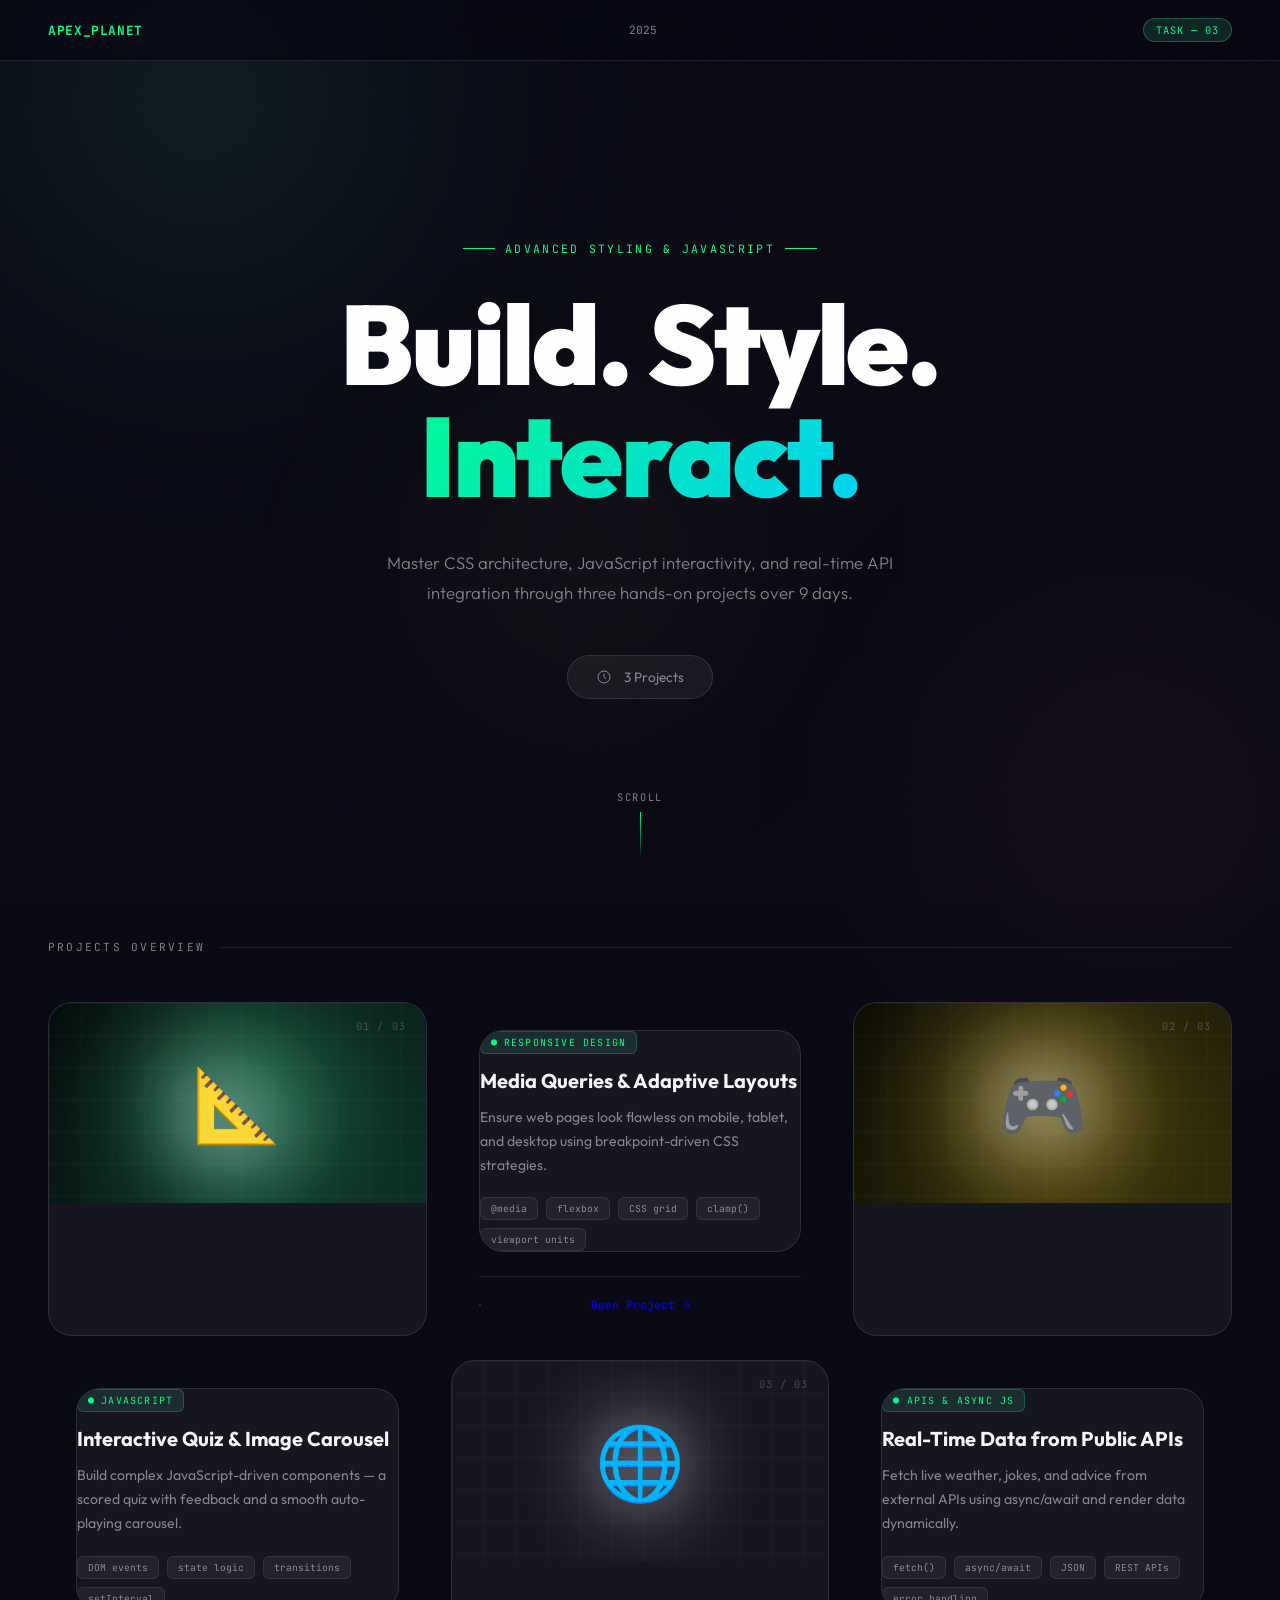
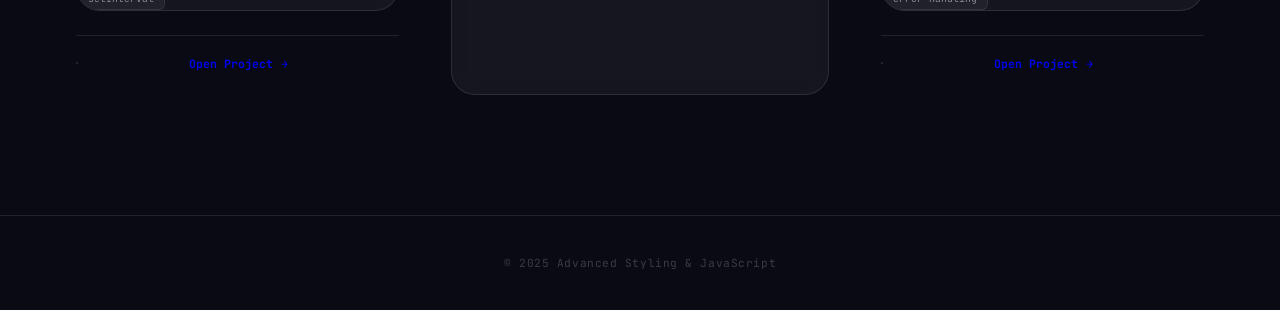
<file: index.html>
<!DOCTYPE html>
<html lang="en">
<head>
  <meta charset="UTF-8"/>
  <meta name="viewport" content="width=device-width, initial-scale=1.0"/>
  <title>Advanced Styling & JavaScript</title>
  <link href="https://fonts.googleapis.com/css2?family=Outfit:wght@300;400;500;600;700;900&family=JetBrains+Mono:wght@400;700&display=swap" rel="stylesheet"/>
  <link rel="stylesheet" href="styles.css"/>
</head>
<body>

<div class="orb orb-1"></div>
<div class="orb orb-2"></div>
<div class="orb orb-3"></div>

<nav>
  <div class="nav-logo">APEX_PLANET</div>
  <div class="nav-tag">2025</div>
  <div class="nav-badge">TASK — 03</div>
</nav>

<section class="hero">
  <div class="hero-eyebrow">Advanced Styling & JavaScript</div>
  <h1 class="hero-title">
    <span class="line1">Build. Style.</span>
    <span class="line2">Interact.</span>
  </h1>
  <p class="hero-sub">
    Master CSS architecture, JavaScript interactivity, and real-time API integration
    through three hands-on projects over 9 days.
  </p>
  <div class="hero-timeline">
    <svg width="16" height="16" fill="none" stroke="currentColor" stroke-width="1.5" viewBox="0 0 24 24"><circle cx="12" cy="12" r="9"/><path d="M12 7v5l3 3"/></svg>
    3 Projects
  </div>
  <div class="scroll-hint">
    <span>SCROLL</span>
    <div class="scroll-line"></div>
  </div>
</section>

<div class="section">
  <div class="section-label">Projects Overview</div>
  <div class="cards-grid">

    <a class="card" href="responsive-design/index.html">
      <div class="card-visual">
        <div class="card-visual-grid"></div>
        <div class="card-visual-glow"></div>
        <div class="card-visual-icon">📐</div>
        <div class="card-step-num">01 / 03</div>
      </div>
      <div class="card-body">
        <div class="card-tag">
          <span>●</span> Responsive Design
        </div>
        <div class="card-title">Media Queries &amp; Adaptive Layouts</div>
        <div class="card-desc">Ensure web pages look flawless on mobile, tablet, and desktop using breakpoint-driven CSS strategies.</div>
        <div class="card-features">
          <span class="card-feature">@media</span>
          <span class="card-feature">flexbox</span>
          <span class="card-feature">CSS grid</span>
          <span class="card-feature">clamp()</span>
          <span class="card-feature">viewport units</span>
        </div>
        <div class="card-footer">
          <a class="card-link" href="responsive-design/index.html">Open Project <span>→</span></a>
          <span class="card-days"></span>
        </div>
      </div>
    </a>

    <a class="card" href="quiz-carousel/index.html">
      <div class="card-visual">
        <div class="card-visual-grid"></div>
        <div class="card-visual-glow"></div>
        <div class="card-visual-icon">🎮</div>
        <div class="card-step-num">02 / 03</div>
      </div>
      <div class="card-body">
        <div class="card-tag">
          <span>●</span> JavaScript
        </div>
        <div class="card-title">Interactive Quiz &amp; Image Carousel</div>
        <div class="card-desc">Build complex JavaScript-driven components — a scored quiz with feedback and a smooth auto-playing carousel.</div>
        <div class="card-features">
          <span class="card-feature">DOM events</span>
          <span class="card-feature">state logic</span>
          <span class="card-feature">transitions</span>
          <span class="card-feature">setInterval</span>
        </div>
        <div class="card-footer">
          <a class="card-link" href="quiz-carousel/index.html">Open Project <span>→</span></a>
          <span class="card-days"></span>
        </div>
      </div>
    </a>

    <a class="card" href="api-fetch/index.html">
      <div class="card-visual">
        <div class="card-visual-grid"></div>
        <div class="card-visual-glow"></div>
        <div class="card-visual-icon">🌐</div>
        <div class="card-step-num">03 / 03</div>
      </div>
      <div class="card-body">
        <div class="card-tag">
          <span>●</span> APIs & Async JS
        </div>
        <div class="card-title">Real-Time Data from Public APIs</div>
        <div class="card-desc">Fetch live weather, jokes, and advice from external APIs using async/await and render data dynamically.</div>
        <div class="card-features">
          <span class="card-feature">fetch()</span>
          <span class="card-feature">async/await</span>
          <span class="card-feature">JSON</span>
          <span class="card-feature">REST APIs</span>
          <span class="card-feature">error handling</span>
        </div>
        <div class="card-footer">
          <a class="card-link" href="api-fetch/index.html">Open Project <span>→</span></a>
          <span class="card-days"></span>
        </div>
      </div>
    </a>

  </div>
</div>

<footer>© 2025 Advanced Styling &amp; JavaScript</footer>

</body>
</html>
</file>
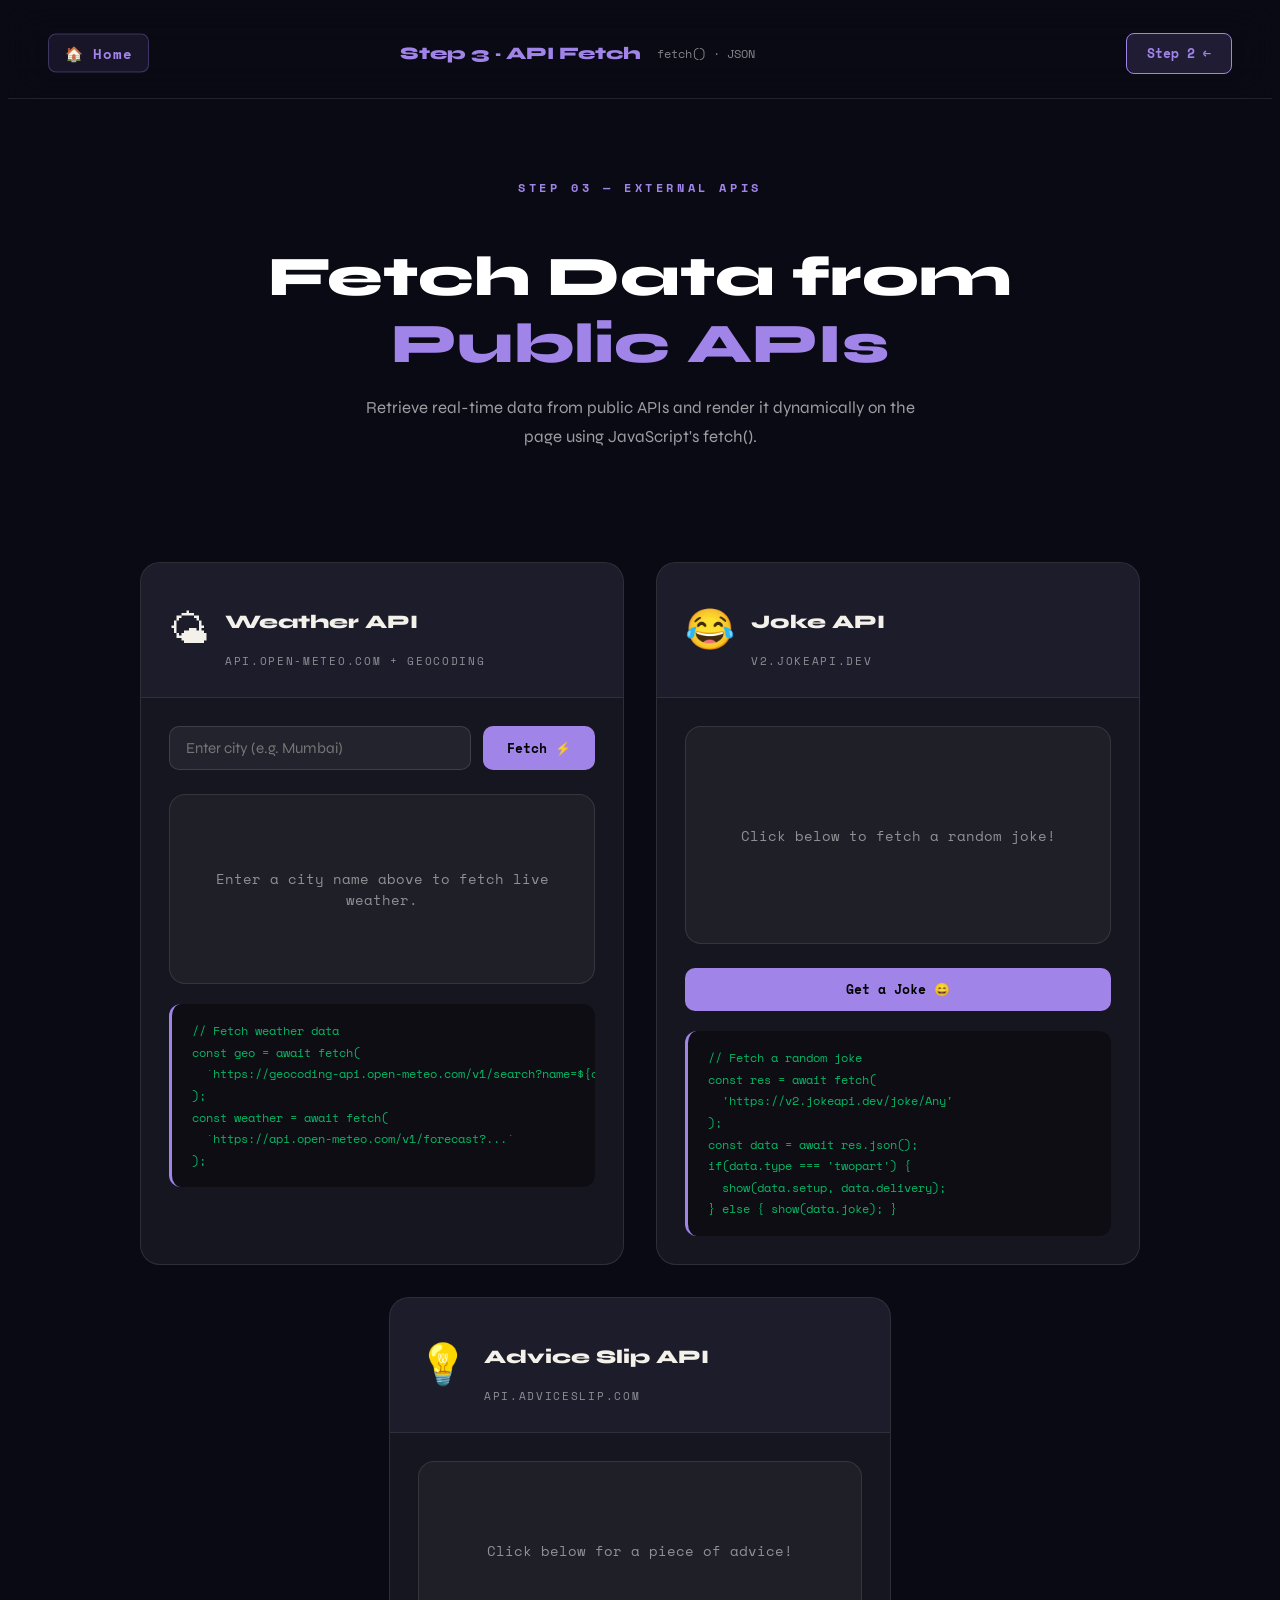
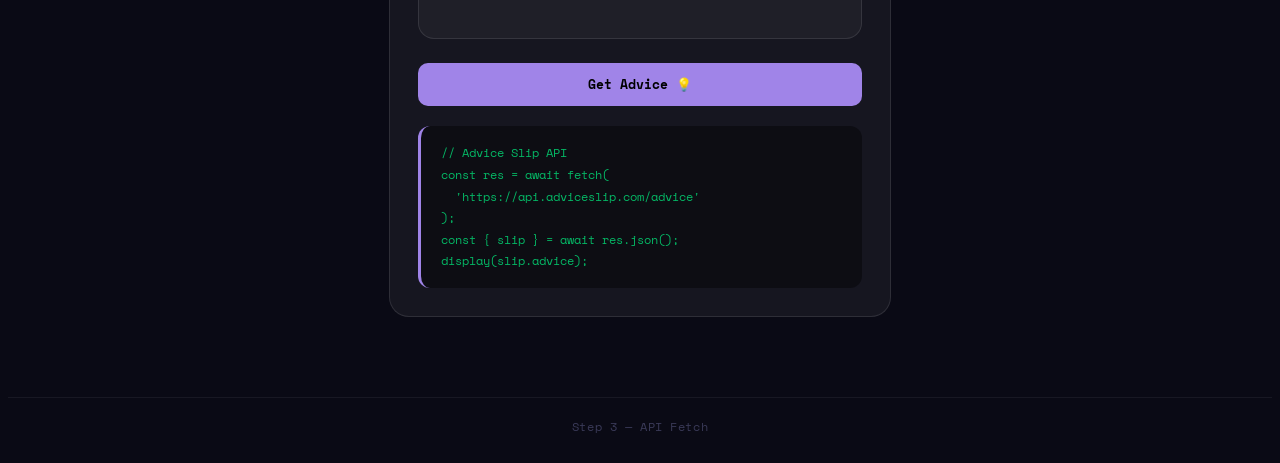
<file: api-fetch/index.html>
<!DOCTYPE html>
<html lang="en">
<head>
  <meta charset="UTF-8"/>
  <meta name="viewport" content="width=device-width, initial-scale=1.0"/>
  <title>Step 3 – API Fetch</title>
  <link href="https://fonts.googleapis.com/css2?family=Space+Mono:wght@400;700&family=Syne:wght@400;600;800&display=swap" rel="stylesheet"/>
  <link rel="stylesheet" href="styles.css"/>
</head>
<body>
<nav>
  <a href="../index.html" class="nav-home">🏠 Home</a>
  <div class="nav-center">
    <h1>Step 3 · API Fetch</h1>
    <span class="nav-tag">fetch() · JSON</span>
  </div>
  <div class="nav-right">
    <a href="../quiz-carousel/index.html" class="nav-next" title="Go to Step 2">Step 2 ←</a>
  </div>
</nav>
<header>
  <div class="step">STEP 03 — EXTERNAL APIs</div>
  <h2>Fetch Data from<br><span>Public APIs</span></h2>
  <p>Retrieve real-time data from public APIs and render it dynamically on the page using JavaScript's fetch().</p>
</header>
<div class="grid">
  <div class="api-card">
    <div class="api-card-header"><div class="api-icon">🌤</div><div><h3>Weather API</h3><div class="api-tag">api.open-meteo.com + geocoding</div></div></div>
    <div class="api-card-body">
      <div class="weather-form">
        <input class="weather-input" id="city-input" type="text" placeholder="Enter city (e.g. Mumbai)"/>
        <button class="fetch-btn" id="weather-btn" onclick="fetchWeather()">Fetch ⚡</button>
      </div>
      <div class="weather-result" id="weather-result"><span class="weather-empty">Enter a city name above to fetch live weather.</span></div>
      <div class="code-peek">// Fetch weather data
const geo = await fetch(
  `https://geocoding-api.open-meteo.com/v1/search?name=${city}`
);
const weather = await fetch(
  `https://api.open-meteo.com/v1/forecast?...`
);</div>
    </div>
  </div>
  <div class="api-card">
    <div class="api-card-header"><div class="api-icon">😂</div><div><h3>Joke API</h3><div class="api-tag">v2.jokeapi.dev</div></div></div>
    <div class="api-card-body">
      <div class="joke-result" id="joke-result"><div class="joke-empty">Click below to fetch a random joke!</div></div>
      <button class="fetch-btn full-width" onclick="fetchJoke()" id="joke-btn">Get a Joke 😄</button>
      <div class="code-peek">// Fetch a random joke
const res = await fetch(
  'https://v2.jokeapi.dev/joke/Any'
);
const data = await res.json();
if(data.type === 'twopart') {
  show(data.setup, data.delivery);
} else { show(data.joke); }</div>
    </div>
  </div>
  <div class="api-card span-all">
    <div class="api-card-header"><div class="api-icon">💡</div><div><h3>Advice Slip API</h3><div class="api-tag">api.adviceslip.com</div></div></div>
    <div class="api-card-body">
      <div class="advice-result" id="advice-result"><div class="joke-empty">Click below for a piece of advice!</div></div>
      <button class="fetch-btn full-width" onclick="fetchAdvice()" id="advice-btn">Get Advice 💡</button>
      <div class="code-peek">// Advice Slip API
const res = await fetch(
  'https://api.adviceslip.com/advice'
);
const { slip } = await res.json();
display(slip.advice);</div>
    </div>
  </div>
</div>
<footer>Step 3 — API Fetch</footer>
<script src="script.js" defer></script>
</body>
</html>
</file>
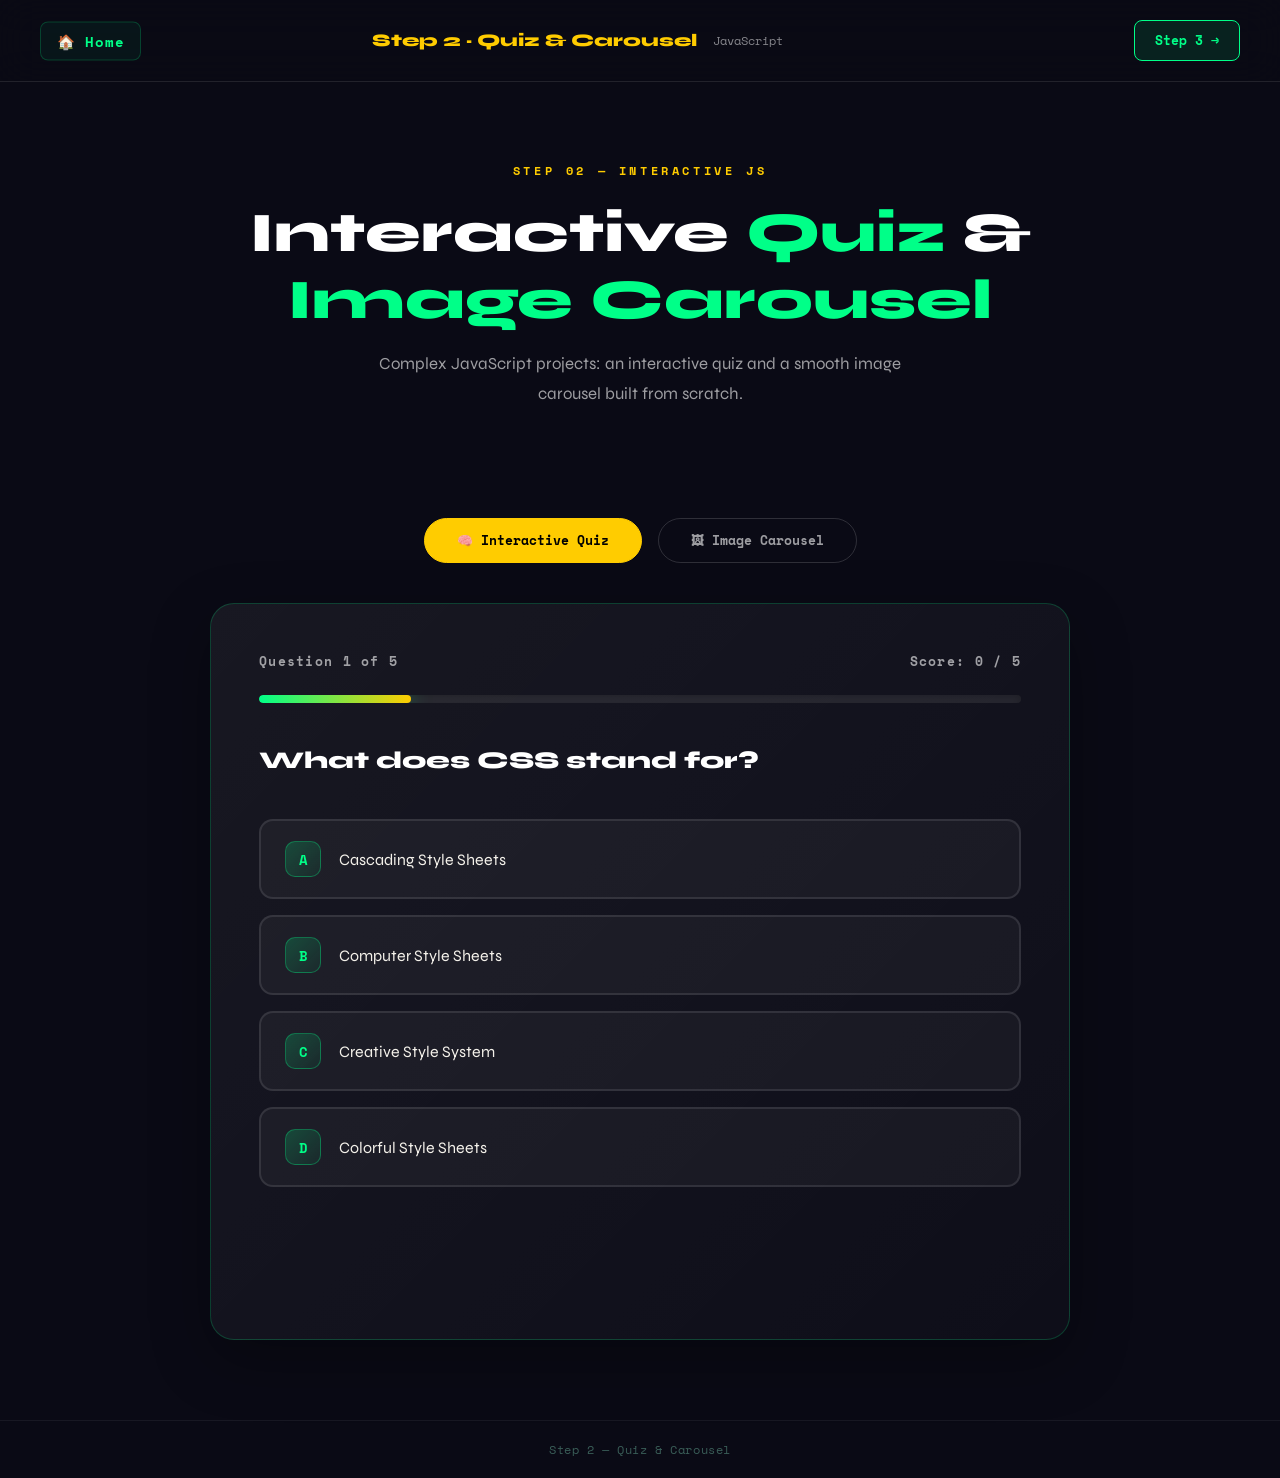
<file: quiz-carousel/index.html>
<!DOCTYPE html>
<html lang="en">
<head>
  <meta charset="UTF-8"/>
  <meta name="viewport" content="width=device-width, initial-scale=1.0"/>
  <title>Step 2 – Quiz & Carousel</title>
  <link href="https://fonts.googleapis.com/css2?family=Space+Mono:wght@400;700&family=Syne:wght@400;600;800&display=swap" rel="stylesheet"/>
  <link rel="stylesheet" href="styles.css"/>
</head>
<body>
<nav>
  <a href="../index.html" class="nav-home">🏠 Home</a>
  <div class="nav-center">
    <h1>Step 2 · Quiz & Carousel</h1>
    <span class="nav-tag">JavaScript</span>
  </div>
  <div class="nav-right">
    <a href="../api-fetch/index.html" class="nav-next" title="Go to Step 3">Step 3 →</a>
  </div>
</nav>
<header>
  <div class="step">STEP 02 — INTERACTIVE JS</div>
  <h2>Interactive <span>Quiz</span> &amp;<br><span>Image Carousel</span></h2>
  <p>Complex JavaScript projects: an interactive quiz and a smooth image carousel built from scratch.</p>
</header>
<div class="tabs">
  <button class="tab-btn active" onclick="switchTab('quiz',this)">🧠 Interactive Quiz</button>
  <button class="tab-btn" onclick="switchTab('carousel',this)">🖼 Image Carousel</button>
</div>
  <div class="panel active" id="tab-quiz">
  <div class="quiz-wrap">
    <div id="quiz-content">
      <div class="quiz-header">
        <div class="quiz-meta">
          <span class="q-counter" id="q-counter">Question 1 of 5</span>
          <span class="q-counter" id="score-display">Score: 0 / 5</span>
        </div>
        <div class="progress-bar"><div class="progress-fill" id="progress-fill"></div></div>
      </div>
      <div class="question-container">
        <div class="question" id="question-text"></div>
        <div class="options" id="options-container"></div>
        <div class="quiz-feedback" id="quiz-feedback"></div>
      </div>
      <div class="quiz-actions">
        <button class="next-btn is-hidden" id="next-btn" onclick="nextQuestion()">Next Question →</button>
        <button class="submit-btn is-hidden" id="submit-btn" onclick="submitQuiz()">📊 Submit Quiz</button>
      </div>
    </div>
    <div class="score-screen is-hidden" id="score-screen">
      <div class="result-emoji" id="result-emoji"></div>
      <h3 id="final-score"></h3>
      <p id="final-msg"></p>
      <div class="score-details" id="score-details"></div>
      <button class="restart-btn" onclick="restartQuiz()">🔄 Try Again</button>
    </div>
  </div>
</div>
<div class="panel" id="tab-carousel">
  <div class="carousel-outer">
    <div class="carousel-track" id="carousel-track">
      <div class="carousel-slide"><div class="slide-num">01 / 05</div><div class="slide-icon">🌿</div><div class="slide-title">Into the Forest</div><div class="slide-sub">A journey through ancient trees</div></div>
      <div class="carousel-slide"><div class="slide-num">02 / 05</div><div class="slide-icon">🔮</div><div class="slide-title">Crystal Dreams</div><div class="slide-sub">Where imagination meets reality</div></div>
      <div class="carousel-slide"><div class="slide-num">03 / 05</div><div class="slide-icon">🌅</div><div class="slide-title">Golden Hour</div><div class="slide-sub">When sky meets the earth</div></div>
      <div class="carousel-slide"><div class="slide-num">04 / 05</div><div class="slide-icon">🌊</div><div class="slide-title">Deep Ocean</div><div class="slide-sub">Mysteries beneath the waves</div></div>
      <div class="carousel-slide"><div class="slide-num">05 / 05</div><div class="slide-icon">🌋</div><div class="slide-title">Volcanic Rise</div><div class="slide-sub">Earth's raw power unleashed</div></div>
    </div>
    <button class="carousel-btn prev" onclick="moveSlide(-1)">‹</button>
    <button class="carousel-btn next" onclick="moveSlide(1)">›</button>
    <div class="carousel-dots" id="carousel-dots"></div>
  </div>
</div>
<footer>Step 2 — Quiz & Carousel</footer>
<script src="script.js" defer></script>
</body>
</html>
</file>
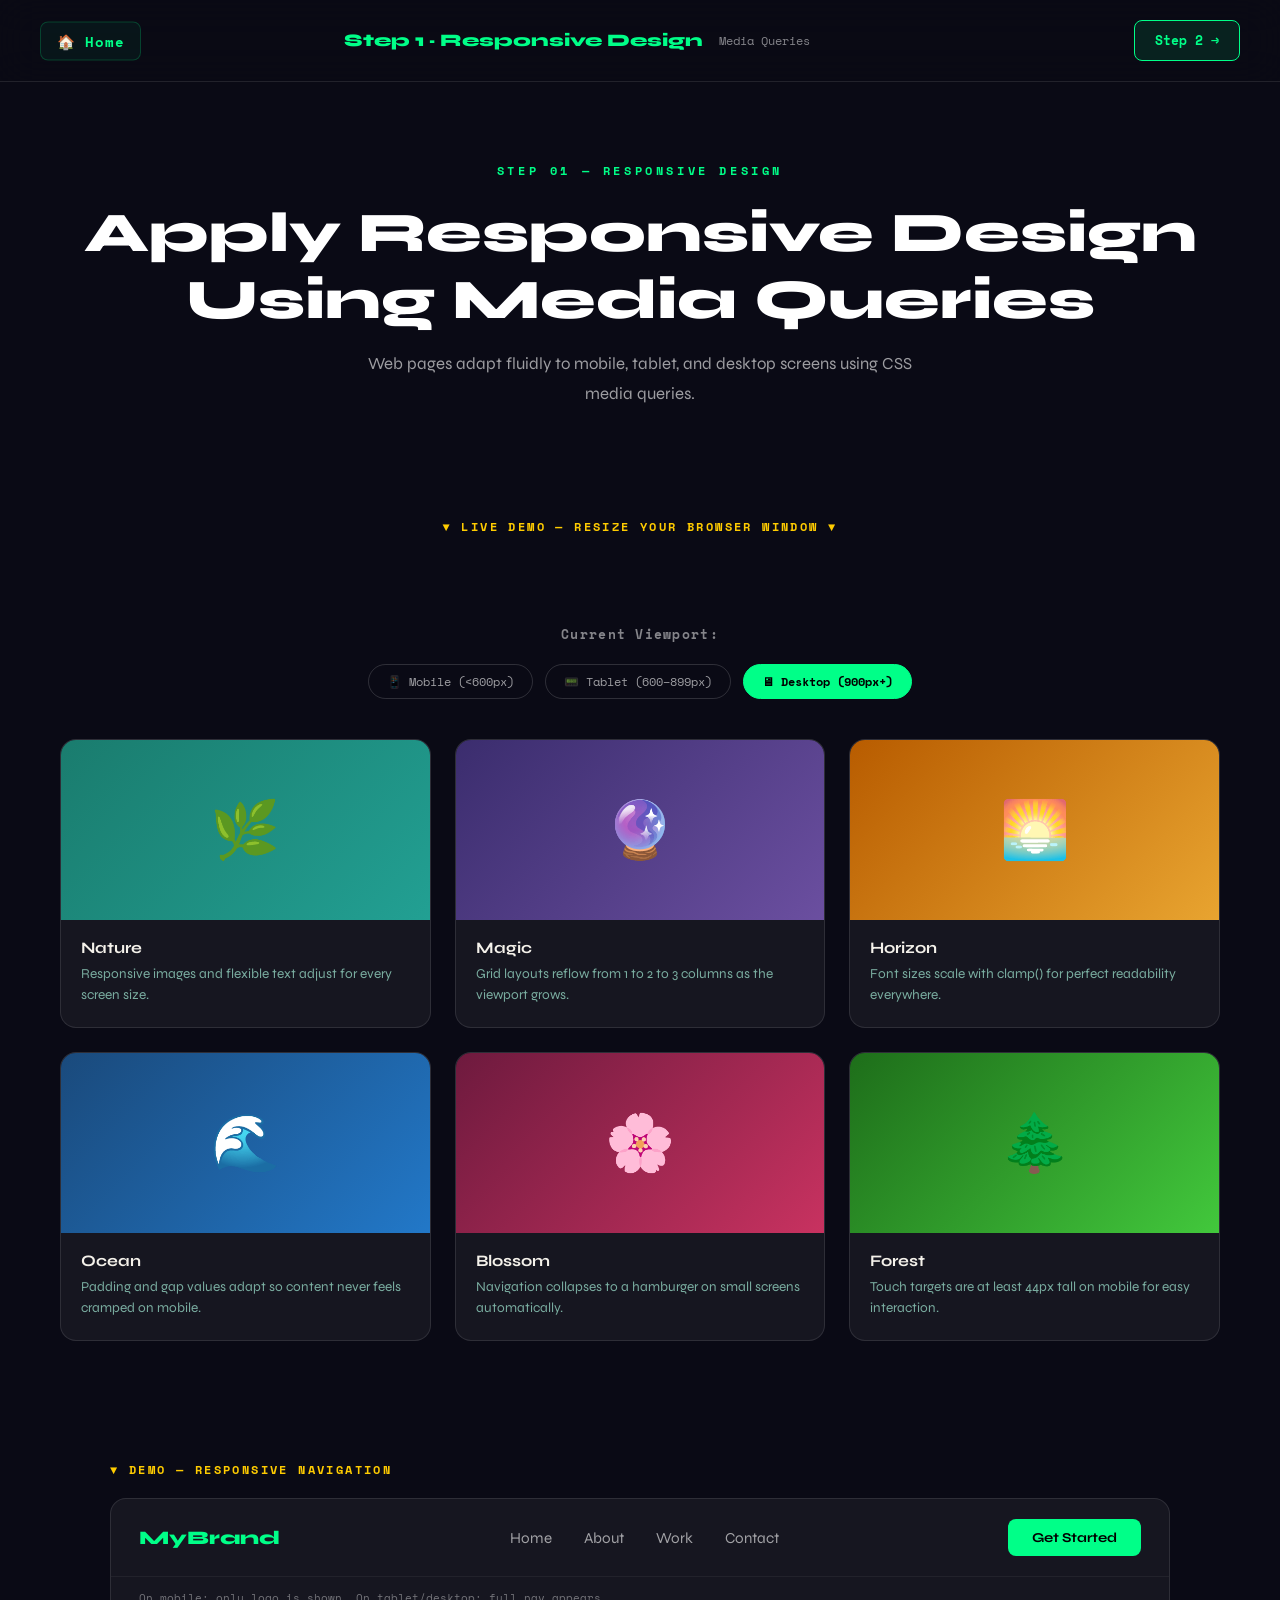
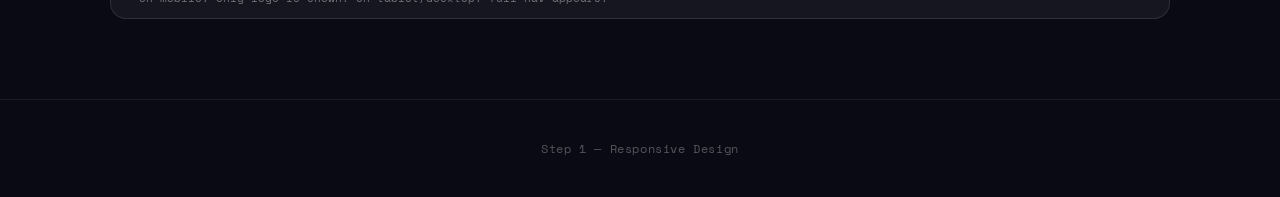
<file: responsive-design/index.html>
<!DOCTYPE html>
<html lang="en">
<head>
  <meta charset="UTF-8"/>
  <meta name="viewport" content="width=device-width, initial-scale=1.0"/>
  <title>Step 1 – Responsive Design</title>
  <link href="https://fonts.googleapis.com/css2?family=Space+Mono&family=Syne:wght@400;600;800&display=swap" rel="stylesheet"/>
  <link rel="stylesheet" href="styles.css"/>
</head>
<body>
<nav>
  <a href="../index.html" class="nav-home">🏠 Home</a>
  <div class="nav-center">
    <h1>Step 1 · Responsive Design</h1>
    <span class="nav-tag">Media Queries</span>
  </div>
  <div class="nav-right">
    <a href="../quiz-carousel/index.html" class="nav-next" title="Go to Step 2">Step 2 →</a>
  </div>
</nav>
<header>
  <div class="step">STEP 01 — RESPONSIVE DESIGN</div>
  <h2>Apply Responsive Design<br>Using Media Queries</h2>
  <p>Web pages adapt fluidly to mobile, tablet, and desktop screens using CSS media queries.</p>
</header>
<div class="demo-label">▼ LIVE DEMO — RESIZE YOUR BROWSER WINDOW ▼</div>
<div class="vp-bar">
  <p>Current Viewport:</p>
  <div class="vp-chips">
    <div class="vp-chip" id="chip-mobile">📱 Mobile (&lt;600px)</div>
    <div class="vp-chip" id="chip-tablet">📟 Tablet (600–899px)</div>
    <div class="vp-chip" id="chip-desktop">🖥 Desktop (900px+)</div>
  </div>
</div>
<div class="grid-demo">
  <div class="grid-card"><div class="grid-card-img">🌿</div><div class="grid-card-body"><h3>Nature</h3><p>Responsive images and flexible text adjust for every screen size.</p></div></div>
  <div class="grid-card"><div class="grid-card-img">🔮</div><div class="grid-card-body"><h3>Magic</h3><p>Grid layouts reflow from 1 to 2 to 3 columns as the viewport grows.</p></div></div>
  <div class="grid-card"><div class="grid-card-img">🌅</div><div class="grid-card-body"><h3>Horizon</h3><p>Font sizes scale with clamp() for perfect readability everywhere.</p></div></div>
  <div class="grid-card"><div class="grid-card-img">🌊</div><div class="grid-card-body"><h3>Ocean</h3><p>Padding and gap values adapt so content never feels cramped on mobile.</p></div></div>
  <div class="grid-card"><div class="grid-card-img">🌸</div><div class="grid-card-body"><h3>Blossom</h3><p>Navigation collapses to a hamburger on small screens automatically.</p></div></div>
  <div class="grid-card"><div class="grid-card-img">🌲</div><div class="grid-card-body"><h3>Forest</h3><p>Touch targets are at least 44px tall on mobile for easy interaction.</p></div></div>
</div>
<div class="nav-demo">
  <h3>▼ DEMO — RESPONSIVE NAVIGATION</h3>
  <div class="fake-nav">
    <div class="fake-nav-desktop">
      <div class="logo">MyBrand</div>
      <ul><li><a href="#">Home</a></li><li><a href="#">About</a></li><li><a href="#">Work</a></li><li><a href="#">Contact</a></li></ul>
      <a href="#" class="cta">Get Started</a>
    </div>
    <div class="device-label">On mobile: only logo is shown. On tablet/desktop: full nav appears.</div>
  </div>
</div>
<footer>Step 1 — Responsive Design</footer>
<script src="script.js" defer></script>
</body>
</html>
</file>
<file: styles.css>
:root {
      --bg: #0a0a15;
      --surface: rgba(255,255,255,0.05);
      --border: rgba(255,255,255,0.1);
      --text: #f5f5ff;
      --muted: rgba(245,245,255,0.5);
      --c1: #00ff88;
      --c2: #ff4477;
      --c3: #ffcc00;
      --c4: #00ccff;
      --grad1: linear-gradient(135deg,#00ff88,#00ccff);
      --grad2: linear-gradient(135deg,#ff4477,#ff8844);
      --grad3: linear-gradient(135deg,#ffcc00,#ff6644);
    }
    *, *::before, *::after { box-sizing: border-box; margin: 0; padding: 0; }
    html { scroll-behavior: smooth; }
    body {
      font-family: 'Outfit', sans-serif;
      background: var(--bg);
      color: var(--text);
      min-height: 100vh;
      overflow-x: hidden;
    }

    body::before {
      content: '';
      position: fixed; inset: 0;
      background-image: url("data:image/svg+xml,%3Csvg viewBox='0 0 256 256' xmlns='http://www.w3.org/2000/svg'%3E%3Cfilter id='noise'%3E%3CfeTurbulence type='fractalNoise' baseFrequency='0.9' numOctaves='4' stitchTiles='stitch'/%3E%3C/filter%3E%3Crect width='100%25' height='100%25' filter='url(%23noise)' opacity='0.035'/%3E%3C/svg%3E");
      pointer-events: none; z-index: 1000; opacity: 0.4;
    }

    .orb {
      position: fixed; border-radius: 50%;
      filter: blur(120px); pointer-events: none; z-index: 0;
      animation: drift 20s ease-in-out infinite alternate;
    }
    .orb-1 { width: 600px; height: 600px; background: radial-gradient(circle,#4fffb022,transparent 70%); top: -200px; left: -100px; animation-duration: 25s; }
    .orb-2 { width: 500px; height: 500px; background: radial-gradient(circle,#ff6b6b18,transparent 70%); bottom: -150px; right: -100px; animation-duration: 30s; animation-delay: -10s; }
    .orb-3 { width: 400px; height: 400px; background: radial-gradient(circle,#ffd93d15,transparent 70%); top: 40%; left: 30%; animation-duration: 20s; animation-delay: -5s; }
    @keyframes drift { 0% { transform: translate(0,0) scale(1); } 100% { transform: translate(40px,60px) scale(1.1); } }

    nav {
      position: fixed; top: 0; left: 0; right: 0; z-index: 100;
      display: flex; align-items: center; justify-content: space-between;
      padding: 18px 48px;
      background: rgba(6,6,18,0.7);
      -webkit-backdrop-filter: blur(20px);
      backdrop-filter: blur(20px);
      border-bottom: 1px solid var(--border);
    }
    .nav-logo {
      font-family: 'JetBrains Mono', monospace;
      font-size: .8rem; font-weight: 700;
      color: var(--c1);
      letter-spacing: .05em;
    }
    .nav-tag {
      font-family: 'JetBrains Mono', monospace;
      font-size: .7rem; color: var(--muted);
    }
    .nav-badge {
      background: rgba(79,255,176,0.12);
      border: 1px solid rgba(79,255,176,0.25);
      color: var(--c1);
      font-family: 'JetBrains Mono', monospace;
      font-size: .65rem; padding: 4px 12px; border-radius: 99px;
      letter-spacing: .1em;
    }

    .hero {
      position: relative; z-index: 1;
      min-height: 100vh;
      display: flex; flex-direction: column;
      align-items: center; justify-content: center;
      text-align: center; padding: 120px 40px 80px;
    }
    .hero-eyebrow {
      display: inline-flex; align-items: center; gap: 10px;
      font-family: 'JetBrains Mono', monospace;
      font-size: .72rem; color: var(--c1);
      letter-spacing: .2em; text-transform: uppercase;
      margin-bottom: 32px;
      opacity: 0; animation: fadeUp .8s .2s forwards;
    }
    .hero-eyebrow::before, .hero-eyebrow::after {
      content: ''; display: block;
      width: 32px; height: 1px; background: var(--c1);
    }
    .hero-title {
      font-size: clamp(3rem, 9vw, 7rem);
      font-weight: 900; line-height: 1;
      letter-spacing: -.02em;
      margin-bottom: 8px;
      opacity: 0; animation: fadeUp .8s .4s forwards;
    }
    .hero-title .line1 { display: block; color: #fff; }
    .hero-title .line2 {
      display: block;
      background: var(--grad1);
      -webkit-background-clip: text; -webkit-text-fill-color: transparent;
      background-clip: text;
    }
    .hero-sub {
      max-width: 520px;
      font-size: 1.05rem; font-weight: 300;
      color: var(--muted); line-height: 1.75;
      margin: 28px auto 0;
      opacity: 0; animation: fadeUp .8s .6s forwards;
    }
    .hero-timeline {
      display: inline-flex; align-items: center; gap: 12px;
      margin-top: 48px;
      padding: 12px 28px;
      background: var(--surface);
      border: 1px solid var(--border);
      border-radius: 99px;
      font-size: .85rem; color: var(--muted);
      opacity: 0; animation: fadeUp .8s .8s forwards;
    }
    .hero-timeline strong { color: var(--c1); font-family: 'JetBrains Mono', monospace; }
    .scroll-hint {
      position: absolute; bottom: 40px;
      display: flex; flex-direction: column; align-items: center; gap: 8px;
      font-family: 'JetBrains Mono', monospace; font-size: .65rem;
      color: var(--muted); letter-spacing: .15em;
      opacity: 0; animation: fadeUp .8s 1.2s forwards;
    }
    .scroll-line {
      width: 1px; height: 48px;
      background: linear-gradient(to bottom, var(--c1), transparent);
      animation: scrollPulse 2s ease-in-out infinite;
    }
    @keyframes scrollPulse { 0%,100% { opacity:.3; transform:scaleY(1); } 50% { opacity:1; transform:scaleY(1.2); } }

    .section {
      position: relative; z-index: 1;
      padding: 40px 48px 120px;
      max-width: 1300px; margin: 0 auto;
    }
    .section-label {
      font-family: 'JetBrains Mono', monospace;
      font-size: .7rem; color: var(--muted);
      letter-spacing: .2em; text-transform: uppercase;
      margin-bottom: 48px;
      display: flex; align-items: center; gap: 16px;
    }
    .section-label::after { content:''; flex:1; height:1px; background:var(--border); }

    .cards-grid {
      display: grid;
      grid-template-columns: repeat(3, 1fr);
      gap: 24px;
    }
    @media (max-width: 900px) { .cards-grid { grid-template-columns: 1fr; } }

    .card {
      position: relative;
      border-radius: 24px;
      overflow: hidden;
      background: var(--surface);
      border: 1px solid var(--border);
      text-decoration: none; color: inherit;
      display: flex; flex-direction: column;
      transition: transform .4s cubic-bezier(.2,1,.3,1), border-color .3s, box-shadow .4s;
      -webkit-backdrop-filter: blur(10px);
      backdrop-filter: blur(10px);
    }
    .card::before {
      content: '';
      position: absolute; inset: 0;
      opacity: 0; transition: opacity .4s;
      border-radius: inherit;
    }
    .card:nth-child(1)::before { background: radial-gradient(circle at 30% 20%, rgba(79,255,176,0.08), transparent 60%); }
    .card:nth-child(2)::before { background: radial-gradient(circle at 30% 20%, rgba(255,107,107,0.08), transparent 60%); }
    .card:nth-child(3)::before { background: radial-gradient(circle at 30% 20%, rgba(255,217,61,0.08), transparent 60%); }
    .card:hover { transform: translateY(-8px); box-shadow: 0 32px 80px rgba(0,0,0,.6); }
    .card:hover::before { opacity: 1; }
    .card:nth-child(1):hover { border-color: rgba(79,255,176,0.3); box-shadow: 0 32px 80px rgba(0,0,0,.5), 0 0 0 1px rgba(79,255,176,.15); }
    .card:nth-child(2):hover { border-color: rgba(255,107,107,0.3); box-shadow: 0 32px 80px rgba(0,0,0,.5), 0 0 0 1px rgba(255,107,107,.15); }
    .card:nth-child(3):hover { border-color: rgba(255,217,61,0.3); box-shadow: 0 32px 80px rgba(0,0,0,.5), 0 0 0 1px rgba(255,217,61,.15); }

    .card-visual {
      height: 200px; position: relative; overflow: hidden;
      display: flex; align-items: center; justify-content: center;
    }
    .card:nth-child(1) .card-visual { background: linear-gradient(135deg, #060d0c 0%, #0d2e25 100%); }
    .card:nth-child(2) .card-visual { background: linear-gradient(135deg, #0d0808 0%, #2e1212 100%); }
    .card:nth-child(3) .card-visual { background: linear-gradient(135deg, #0d0d06 0%, #2e2a0a 100%); }

    .card-visual-icon {
      font-size: 4.5rem;
      filter: drop-shadow(0 0 40px currentColor);
      transition: transform .4s cubic-bezier(.2,1,.3,1);
    }
    .card:hover .card-visual-icon { transform: scale(1.15) rotate(-5deg); }
    .card-visual-grid {
      position: absolute; inset: 0;
      background-image: linear-gradient(rgba(255,255,255,.03) 1px, transparent 1px),
                        linear-gradient(90deg, rgba(255,255,255,.03) 1px, transparent 1px);
      background-size: 32px 32px;
    }
    .card-visual-glow {
      position: absolute; width: 200px; height: 200px;
      border-radius: 50%; filter: blur(60px);
      opacity: 0.4; transition: opacity .4s;
    }
    .card:hover .card-visual-glow { opacity: 0.7; }
    .card:nth-child(1) .card-visual-glow { background: #4fffb0; }
    .card:nth-child(2) .card-visual-glow { background: #ff6b6b; }
    .card:nth-child(3) .card-visual-glow { background: #ffd93d; }

    .card-step-num {
      position: absolute; top: 16px; right: 20px;
      font-family: 'JetBrains Mono', monospace;
      font-size: .65rem; color: rgba(255,255,255,.2);
      letter-spacing: .1em;
    }
    .card-body { padding: 28px 28px 24px; flex: 1; display: flex; flex-direction: column; }
    .card-tag {
      display: inline-flex; align-items: center; gap: 6px;
      font-family: 'JetBrains Mono', monospace;
      font-size: .62rem; letter-spacing: .12em; text-transform: uppercase;
      margin-bottom: 14px; padding: 4px 10px;
      border-radius: 6px; width: fit-content;
    }
    .card:nth-child(1) .card-tag { background: rgba(79,255,176,.1); color: var(--c1); border: 1px solid rgba(79,255,176,.2); }
    .card:nth-child(2) .card-tag { background: rgba(255,107,107,.1); color: var(--c2); border: 1px solid rgba(255,107,107,.2); }
    .card:nth-child(3) .card-tag { background: rgba(255,217,61,.1); color: var(--c3); border: 1px solid rgba(255,217,61,.2); }

    .card-title { font-size: 1.25rem; font-weight: 700; line-height: 1.3; margin-bottom: 12px; }
    .card-desc { font-size: .875rem; color: var(--muted); line-height: 1.7; flex: 1; }
    .card-features {
      display: flex; flex-wrap: wrap; gap: 8px;
      margin-top: 20px;
    }
    .card-feature {
      font-family: 'JetBrains Mono', monospace;
      font-size: .6rem; padding: 4px 10px;
      border-radius: 6px;
      background: rgba(255,255,255,.05);
      border: 1px solid rgba(255,255,255,.08);
      color: var(--muted);
    }
    .card-footer {
      margin-top: 24px; padding-top: 20px;
      border-top: 1px solid var(--border);
      display: flex; align-items: center; justify-content: space-between;
    }
    .card-link {
      font-family: 'JetBrains Mono', monospace;
      font-size: .72rem; font-weight: 700;
      display: flex; align-items: center; gap: 8px;
      text-decoration: none; transition: gap .3s;
    }
    .card:nth-child(1) .card-link { color: var(--c1); }
    .card:nth-child(2) .card-link { color: var(--c2); }
    .card:nth-child(3) .card-link { color: var(--c3); }
    .card:hover .card-link { gap: 12px; }
    .card-days {
      font-family: 'JetBrains Mono', monospace;
      font-size: .6rem; color: rgba(255,255,255,.2);
    }

    footer {
      position: relative; z-index: 1;
      text-align: center; padding: 40px;
      border-top: 1px solid var(--border);
      font-family: 'JetBrains Mono', monospace;
      font-size: .7rem; color: rgba(255,255,255,.2);
      letter-spacing: .05em;
    }

    @keyframes fadeUp {
      from { opacity:0; transform:translateY(24px); }
      to   { opacity:1; transform:translateY(0); }
    }
</file>
<file: api-fetch/styles.css>
:root { --purple:#a084e8; --dark:#0a0a15; --card:rgba(255,255,255,.05); --cream:#f4f1ea; --accent:#a084e8; --gold:#ffcc00; }
body { font-family:'Syne',sans-serif; background:var(--dark); color:var(--cream); min-height:100vh; }
nav { display:flex; justify-content:space-between; align-items:center; padding:20px 40px; background:rgba(10,10,21,.9); -webkit-backdrop-filter:blur(20px); backdrop-filter:blur(20px); border-bottom:1px solid rgba(255,255,255,.1); gap:20px; position:relative; }
.nav-home { position:absolute; left:40px; top:50%; transform:translateY(-50%); color:var(--accent); text-decoration:none; font-family:'Space Mono',monospace; font-size:.9rem; transition:all .3s; font-weight:700; padding:8px 16px; border-radius:8px; border:1px solid rgba(160,132,232,.3); background:rgba(160,132,232,.1); letter-spacing:.05em; }
.nav-home:hover { background:rgba(160,132,232,.2); border-color:rgba(160,132,232,.6); transform:translateY(-50%) scale(1.05); }
.nav-left, .nav-center, .nav-right { display:flex; align-items:center; gap:16px; }
.nav-center { flex:1; justify-content:center; }
.nav-right { justify-content:flex-end; margin-left:auto; }
nav a { color:var(--accent); text-decoration:none; font-family:'Space Mono',monospace; font-size:.8rem; transition:all .3s; font-weight:600; }
nav a:hover { color:var(--gold); transform:translateX(2px); }
.nav-next { padding:10px 20px; border:1px solid var(--accent); border-radius:8px; background:rgba(160,132,232,.15); transition:all .3s; font-weight:700; display:inline-block; }
.nav-next:hover { background:rgba(160,132,232,.25); transform:translateX(4px) !important; box-shadow:0 0 15px rgba(160,132,232,.4); }
nav h1 { font-size:1.1rem; font-weight:900; color:var(--accent); }
.nav-tag { font-family:'Space Mono',monospace; font-size:.75rem; color:rgba(255,255,255,.5); }
@media (max-width: 768px) { nav { flex-wrap:wrap; gap:8px; padding:16px 24px; } .nav-center { order:3; width:100%; margin-top:8px; } }
header { text-align:center; padding:80px 20px 60px; }
header .step { font-family:'Space Mono',monospace; font-size:.75rem; color:var(--accent); letter-spacing:.3em; margin-bottom:20px; text-transform:uppercase; font-weight:600; }
header h2 { font-size:clamp(1.8rem,6vw,3.5rem); font-weight:900; color:#fff; line-height:1.2; margin-bottom:16px; }
header h2 span { color:var(--accent); }
header p { max-width:560px; margin:16px auto 0; color:rgba(255,255,255,.6); line-height:1.75; font-size:1.05rem; }
.grid { display:grid; grid-template-columns:repeat(auto-fit,minmax(320px,1fr)); gap:32px; max-width:1000px; margin:50px auto 80px; padding:0 20px; }
.api-card { background:var(--card); border:1px solid rgba(255,255,255,.1); border-radius:20px; overflow:hidden; transition:all .3s; }
.api-card:hover { transform:translateY(-8px); background:rgba(255,255,255,.08); border-color:rgba(255,255,255,.2); box-shadow:0 20px 60px rgba(0,0,0,.3); }
.api-card-header { padding:28px; border-bottom:1px solid rgba(255,255,255,.08); display:flex; align-items:center; gap:16px; background:rgba(160,132,232,.05); }
.api-icon { font-size:2.5rem; }
.api-card-header h3 { font-size:1.2rem; font-weight:900; }
.api-tag { margin-top:6px; font-family:'Space Mono',monospace; font-size:.7rem; letter-spacing:.15em; color:rgba(255,255,255,.5); text-transform:uppercase; }
.api-card-body { padding:28px; }
.weather-form { display:flex; gap:12px; margin-bottom:24px; flex-wrap:wrap; }
.weather-input { flex:1; min-width:150px; padding:12px 16px; border-radius:10px; background:rgba(255,255,255,.06); border:1px solid rgba(255,255,255,.12); color:var(--cream); font-family:'Syne',sans-serif; font-size:.95rem; outline:none; transition:all .3s; }
.weather-input:focus { border-color:var(--accent); background:rgba(160,132,232,.1); }
.fetch-btn { padding:12px 24px; border-radius:10px; border:none; background:var(--accent); color:#000; font-family:'Space Mono',monospace; font-size:.8rem; font-weight:900; cursor:pointer; transition:all .2s; white-space:nowrap; }
.fetch-btn:hover { transform:scale(1.05); }
.fetch-btn:disabled { opacity:.6; cursor:wait; }
.weather-result { min-height:140px; border-radius:16px; background:rgba(255,255,255,.04); border:1px solid rgba(255,255,255,.1); display:flex; align-items:center; justify-content:center; padding:24px; text-align:center; flex-direction:column; gap:12px; }
.weather-empty { color:rgba(255,255,255,.5); font-size:.9rem; font-family:'Space Mono',monospace; }
.weather-big { font-size:3.5rem; }
.weather-temp { font-size:2.8rem; font-weight:900; color:#fff; }
.weather-desc { color:var(--gold); font-size:1.1rem; text-transform:capitalize; font-weight:600; }
.weather-city { font-family:'Space Mono',monospace; font-size:.75rem; color:rgba(255,255,255,.4); margin-top:8px; letter-spacing:.1em; }
.weather-meta { display:flex; gap:24px; margin-top:12px; flex-wrap:wrap; justify-content:center; }
.weather-meta span { font-family:'Space Mono',monospace; font-size:.75rem; color:rgba(255,255,255,.4); }
.error-msg { color:#ff9999; font-size:.9rem; font-family:'Space Mono',monospace; font-weight:600; }
.joke-result { min-height:160px; border-radius:16px; background:rgba(255,255,255,.04); border:1px solid rgba(255,255,255,.1); padding:28px; display:flex; flex-direction:column; align-items:center; justify-content:center; gap:16px; text-align:center; margin-bottom:24px; }
.joke-setup { font-size:1.05rem; font-weight:700; line-height:1.6; }
.joke-delivery { font-size:1rem; color:var(--gold); line-height:1.6; font-weight:600; margin-top:8px; }
.joke-single { font-size:1.05rem; line-height:1.7; }
.joke-category { font-family:'Space Mono',monospace; font-size:.7rem; letter-spacing:.15em; color:rgba(255,255,255,.4); text-transform:uppercase; margin-top:8px; }
.joke-empty { color:rgba(255,255,255,.5); font-size:.9rem; font-family:'Space Mono',monospace; }
.joke-emoji { font-size:3rem; animation:bounce .6s ease-out; }
.advice-emoji { font-size:2rem; }
.spinner { display:inline-block; animation:spin .8s linear infinite; }
@keyframes spin { to { transform:rotate(360deg); } }
@keyframes bounce { 0% { transform:scale(0); } 50% { transform:scale(1.2); } 100% { transform:scale(1); } }
.advice-result { min-height:120px; border-radius:16px; background:rgba(255,255,255,.04); border:1px solid rgba(255,255,255,.1); padding:28px; display:flex; flex-direction:column; align-items:center; justify-content:center; gap:14px; text-align:center; margin-bottom:24px; }
.advice-text { font-size:1.05rem; line-height:1.7; color:var(--cream); font-weight:500; }
.advice-id { font-family:'Space Mono',monospace; font-size:.7rem; color:rgba(255,255,255,.4); letter-spacing:.1em; }
.full-width { width:100%; }
.span-all { grid-column:1/-1; max-width:500px; justify-self:center; width:100%; }
.code-peek { background:rgba(0,0,0,.4); border-radius:12px; padding:16px 20px; font-family:'Space Mono',monospace; font-size:.75rem; color:rgba(0,255,136,.7); line-height:1.8; overflow-x:auto; white-space:pre; margin-top:20px; border-left:3px solid var(--accent); }
footer { text-align:center; padding:40px; font-family:'Space Mono',monospace; font-size:.75rem; color:rgba(255,255,255,.3); border-top:1px solid rgba(255,255,255,.08); letter-spacing:.05em; }
footer { text-align:center; padding:20px; font-family:'Space Mono',monospace; font-size:.72rem; color:#3a3a58; border-top:1px solid rgba(255,255,255,.06); }
</file>
<file: quiz-carousel/styles.css>
*, *::before, *::after { box-sizing: border-box; margin: 0; padding: 0; }
:root { --gold:#ffcc00; --dark:#0a0a15; --card:rgba(255,255,255,.05); --cream:#f4f1ea; --accent:#00ff88; }
body { font-family:'Syne',sans-serif; background:var(--dark); color:var(--cream); min-height:100vh; }

/* ── NAV ── */
nav { display:flex; justify-content:space-between; align-items:center; padding:20px 40px; background:rgba(10,10,21,.9); -webkit-backdrop-filter:blur(20px); backdrop-filter:blur(20px); border-bottom:1px solid rgba(255,255,255,.1); gap:20px; position:relative; }
.nav-home { position:absolute; left:40px; top:50%; transform:translateY(-50%); color:var(--accent); text-decoration:none; font-family:'Space Mono',monospace; font-size:.9rem; transition:all .3s; font-weight:700; padding:8px 16px; border-radius:8px; border:1px solid rgba(0,255,136,.2); background:rgba(0,255,136,.05); letter-spacing:.05em; }
.nav-home:hover { background:rgba(0,255,136,.15); border-color:rgba(0,255,136,.5); transform:translateY(-50%) scale(1.05); }
.nav-left, .nav-center, .nav-right { display:flex; align-items:center; gap:16px; }
.nav-center { flex:1; justify-content:center; }
.nav-right { justify-content:flex-end; margin-left:auto; }
nav a { color:var(--accent); text-decoration:none; font-family:'Space Mono',monospace; font-size:.8rem; transition:all .3s; font-weight:600; }
nav a:hover { color:var(--gold); transform:translateX(2px); }
.nav-next { padding:10px 20px; border:1px solid var(--accent); border-radius:8px; background:rgba(0,255,136,.1); transition:all .3s; font-weight:700; display:inline-block; }
.nav-next:hover { background:rgba(0,255,136,.2); transform:translateX(4px) !important; box-shadow:0 0 15px rgba(0,255,136,.3); }
nav h1 { font-size:1.1rem; font-weight:900; color:var(--gold); }
.nav-tag { font-family:'Space Mono',monospace; font-size:.75rem; color:rgba(255,255,255,.5); }
@media (max-width: 768px) { nav { flex-wrap:wrap; gap:8px; padding:16px 24px; } .nav-center { order:3; width:100%; margin-top:8px; } }

/* ── HEADER ── */
header { text-align:center; padding:80px 20px 60px; }
header .step { font-family:'Space Mono',monospace; font-size:.75rem; color:var(--gold); letter-spacing:.3em; margin-bottom:20px; text-transform:uppercase; font-weight:600; }
header h2 { font-size:clamp(1.8rem,6vw,3.5rem); font-weight:900; color:#fff; line-height:1.2; margin-bottom:16px; }
header h2 span { color:var(--accent); }
header p { max-width:560px; margin:16px auto 0; color:rgba(255,255,255,.6); line-height:1.75; font-size:1.05rem; }

/* ── TABS ── */
.tabs { display:flex; justify-content:center; gap:16px; margin:50px 0 40px; flex-wrap:wrap; padding:0 20px; }
.tab-btn { padding:12px 32px; border-radius:99px; border:1px solid rgba(255,255,255,.15); background:transparent; color:rgba(255,255,255,.6); font-family:'Space Mono',monospace; font-size:.8rem; cursor:pointer; transition:all .3s; font-weight:600; }
.tab-btn:hover { border-color:var(--accent); color:var(--accent); }
.tab-btn.active { background:var(--gold); border-color:var(--gold); color:#000; font-weight:700; }
.panel { display:none; max-width:900px; margin:0 auto; padding:0 20px 80px; }
.panel.active { display:block; animation:fadeIn .4s ease-out; }
@keyframes fadeIn { from { opacity:0; transform:translateY(20px); } to { opacity:1; transform:translateY(0); } }

/* ── QUIZ ── */
.quiz-wrap { background:linear-gradient(135deg,rgba(255,255,255,.06),rgba(255,255,255,.02)); border:1px solid rgba(0,255,136,.2); border-radius:24px; padding:48px; box-shadow:0 20px 60px rgba(0,0,0,.3); }
.quiz-header { margin-bottom:40px; }
.quiz-meta { display:flex; justify-content:space-between; align-items:center; margin-bottom:24px; gap:16px; }
.q-counter { font-family:'Space Mono',monospace; font-size:.8rem; color:rgba(255,255,255,.6); font-weight:700; letter-spacing:.1em; }
.progress-bar { height:8px; background:rgba(255,255,255,.1); border-radius:99px; overflow:hidden; box-shadow:inset 0 2px 8px rgba(0,0,0,.3); }
.progress-fill { height:100%; width:20%; background:linear-gradient(90deg,var(--accent),var(--gold)); border-radius:99px; transition:width .6s cubic-bezier(.2,1,.3,1); box-shadow:0 0 20px rgba(0,255,136,.5); }
.question-container { margin-bottom:40px; }
.question { font-size:1.5rem; font-weight:900; line-height:1.5; margin-bottom:40px; color:#fff; }
.options { display:grid; gap:16px; }
.opt-btn { display:flex; align-items:center; gap:18px; background:rgba(255,255,255,.04); border:2px solid rgba(255,255,255,.1); border-radius:14px; padding:20px 24px; cursor:pointer; font-family:'Syne',sans-serif; font-size:1rem; color:var(--cream); text-align:left; transition:all .3s; }
.opt-btn:hover:not(:disabled) { background:rgba(0,255,136,.15); border-color:var(--accent); transform:translateX(8px); }
.opt-btn.correct { background:rgba(0,255,136,.2); border-color:var(--accent); color:var(--accent); font-weight:800; box-shadow:0 0 20px rgba(0,255,136,.3); }
.opt-btn.wrong { background:rgba(255,68,119,.15); border-color:#ff4477; color:#ffaaaa; }
.opt-btn:disabled { opacity:.6; cursor:default; }
.opt-letter { width:36px; height:36px; border-radius:10px; flex-shrink:0; background:linear-gradient(135deg,rgba(0,255,136,.2),rgba(0,255,136,.05)); display:flex; align-items:center; justify-content:center; font-family:'Space Mono',monospace; font-size:.9rem; font-weight:900; color:var(--accent); border:1px solid rgba(0,255,136,.3); }
.quiz-feedback { margin-top:28px; min-height:36px; font-size:1rem; font-weight:700; padding:12px 16px; border-radius:10px; }
.quiz-feedback.correct { color:var(--accent); background:rgba(0,255,136,.1); border-left:4px solid var(--accent); }
.quiz-feedback.wrong { color:#ffaaaa; background:rgba(255,68,119,.1); border-left:4px solid #ff4477; }
.quiz-actions { display:flex; gap:16px; margin-top:40px; }
.next-btn { flex:1; padding:16px 32px; border-radius:12px; background:linear-gradient(135deg,var(--gold),#ffdd33); border:none; color:#000; font-family:'Space Mono',monospace; font-size:.85rem; font-weight:900; cursor:pointer; display:inline-flex; align-items:center; justify-content:center; transition:all .3s; text-transform:uppercase; letter-spacing:.1em; }
.next-btn:hover { transform:scale(1.08); box-shadow:0 10px 30px rgba(255,204,0,.4); }
.submit-btn { flex:1; padding:16px 32px; border-radius:12px; background:linear-gradient(135deg,var(--accent),#00ff99); border:none; color:#000; font-family:'Space Mono',monospace; font-size:.85rem; font-weight:900; cursor:pointer; display:inline-flex; align-items:center; justify-content:center; transition:all .3s; text-transform:uppercase; letter-spacing:.1em; }
.submit-btn:hover { transform:scale(1.08); box-shadow:0 10px 30px rgba(0,255,136,.5); }
.is-hidden { display:none !important; }

/* ── SCORE SCREEN ── */
.score-screen { text-align:center; padding:60px 20px; background:linear-gradient(135deg,rgba(0,255,136,.08),rgba(255,204,0,.05)); border-radius:20px; }
.score-screen h3 { font-size:3rem; font-weight:900; color:var(--gold); margin-bottom:20px; }
.score-screen p { color:rgba(255,255,255,.7); margin-bottom:28px; font-size:1.1rem; line-height:1.6; }
.score-details { background:rgba(255,255,255,.05); border:1px solid rgba(255,255,255,.1); border-radius:14px; padding:24px; margin-bottom:32px; }
.score-details h4 { font-size:.9rem; color:var(--accent); margin-bottom:16px; text-transform:uppercase; letter-spacing:.1em; }
.score-details p { font-size:1.05rem; color:rgba(255,255,255,.8); margin:8px 0; }
.result-emoji { font-size:6rem; margin-bottom:24px; animation:bounce .8s cubic-bezier(.68,.55,.265,1.55); display:inline-block; }
@keyframes bounce { 0% { transform:scale(0) rotate(-45deg); } 50% { transform:scale(1.2) rotate(10deg); } 100% { transform:scale(1) rotate(0deg); } }
.restart-btn { padding:16px 36px; border-radius:12px; background:linear-gradient(135deg,var(--accent),#00ff99); border:none; color:#000; font-family:'Space Mono',monospace; font-size:.85rem; font-weight:900; cursor:pointer; transition:all .3s; text-transform:uppercase; letter-spacing:.1em; }
.restart-btn:hover { transform:scale(1.08); box-shadow:0 10px 30px rgba(0,255,136,.5); }

/* ── CAROUSEL ── */
.carousel-outer { position:relative; border-radius:20px; overflow:hidden; background:var(--card); border:1px solid rgba(255,255,255,.1); }
.carousel-track { display:flex; transition:transform .6s cubic-bezier(.2,1,.3,1); }
.carousel-track.s1 { transform:translateX(-100%); }
.carousel-track.s2 { transform:translateX(-200%); }
.carousel-track.s3 { transform:translateX(-300%); }
.carousel-track.s4 { transform:translateX(-400%); }
.carousel-slide { min-width:100%; height:360px; display:flex; align-items:center; justify-content:center; flex-direction:column; gap:14px; position:relative; overflow:hidden; }
.carousel-slide:nth-child(1) { background:linear-gradient(135deg,#0d1f1c,#1a7c6e); }
.carousel-slide:nth-child(2) { background:linear-gradient(135deg,#1a0d1f,#6e1a7c); }
.carousel-slide:nth-child(3) { background:linear-gradient(135deg,#1a1a0d,#7c6e1a); }
.carousel-slide:nth-child(4) { background:linear-gradient(135deg,#0d1a1f,#1a6e7c); }
.carousel-slide:nth-child(5) { background:linear-gradient(135deg,#1f0d0d,#7c1a1a); }
.slide-num { position:absolute; top:16px; right:20px; font-family:'Space Mono',monospace; font-size:.7rem; color:rgba(255,255,255,.4); }
.slide-icon { font-size:4rem; animation:float 3s ease-in-out infinite; }
@keyframes float { 0%, 100% { transform:translateY(0); } 50% { transform:translateY(-20px); } }
.slide-title { font-size:1.5rem; font-weight:800; color:#fff; }
.slide-sub { font-size:.9rem; color:rgba(255,255,255,.6); }
.carousel-btn { position:absolute; top:50%; transform:translateY(-50%); background:rgba(255,255,255,.12); border:1px solid rgba(255,255,255,.15); color:#fff; border-radius:50%; width:44px; height:44px; cursor:pointer; font-size:1.1rem; transition:background .2s; display:flex; align-items:center; justify-content:center; }
.carousel-btn:hover { background:rgba(255,255,255,.25); }
.carousel-btn.prev { left:14px; }
.carousel-btn.next { right:14px; }
.carousel-dots { display:flex; justify-content:center; gap:8px; padding:18px; background:rgba(0,0,0,.2); }
.dot { width:8px; height:8px; border-radius:99px; background:rgba(255,255,255,.2); cursor:pointer; transition:all .3s; }
.dot.active { background:var(--gold); width:24px; }
.dot:hover { background:rgba(255,255,255,.4); }

/* ── FOOTER ── */
footer { text-align:center; padding:20px; font-family:'Space Mono',monospace; font-size:.72rem; color:#3a5e58; border-top:1px solid rgba(255,255,255,.06); letter-spacing:.05em; }
</file>
<file: responsive-design/styles.css>
*, *::before, *::after { box-sizing: border-box; margin: 0; padding: 0; }
:root { --teal:#1a7c6e; --teal2:#00ff88; --dark:#0a0a15; --cream:#f4f1ea; --accent:#ffcc00; }
body { font-family:'Syne',sans-serif; background:var(--dark); color:var(--cream); min-height:100vh; }
nav { display:flex; justify-content:space-between; align-items:center; padding:20px 40px; background:rgba(10,10,21,.9); -webkit-backdrop-filter:blur(20px); backdrop-filter:blur(20px); border-bottom:1px solid rgba(255,255,255,.1); gap:20px; }
.nav-home { position:absolute; left:40px; top:50%; transform:translateY(-50%); color:var(--teal2); text-decoration:none; font-family:'Space Mono',monospace; font-size:.9rem; transition:all .3s; font-weight:700; padding:8px 16px; border-radius:8px; border:1px solid rgba(0,255,136,.2); background:rgba(0,255,136,.05); letter-spacing:.05em; }
.nav-home:hover { background:rgba(0,255,136,.15); border-color:rgba(0,255,136,.5); transform:translateY(-50%) scale(1.05); }
.nav-left, .nav-center, .nav-right { display:flex; align-items:center; gap:16px; }
.nav-center { flex:1; justify-content:center; }
.nav-left { justify-content:flex-start; }
.nav-right { justify-content:flex-end; margin-left:auto; }
nav a { color:var(--teal2); text-decoration:none; font-family:'Space Mono',monospace; font-size:.8rem; transition:all .3s; font-weight:600; }
nav a:hover { color:var(--accent); transform:translateX(2px); }
.nav-next { padding:10px 20px; border:1px solid var(--teal2); border-radius:8px; background:rgba(0,255,136,.1); transition:all .3s; font-weight:700; display:inline-block; }
.nav-next:hover { background:rgba(0,255,136,.2); transform:translateX(4px) !important; box-shadow:0 0 15px rgba(0,255,136,.3); }
nav h1 { font-size:1.1rem; font-weight:900; color:var(--teal2); }
.nav-tag { font-family:'Space Mono',monospace; font-size:.75rem; color:rgba(255,255,255,.5); }
@media (max-width: 768px) { nav { flex-wrap:wrap; gap:8px; padding:16px 24px; } .nav-center { order:3; width:100%; margin-top:8px; } }
header { text-align:center; padding:80px 20px 60px; }
header .step { font-family:'Space Mono',monospace; font-size:.75rem; color:var(--teal2); letter-spacing:.3em; margin-bottom:20px; text-transform:uppercase; font-weight:600; }
header h2 { font-size:clamp(1.8rem,6vw,3.5rem); font-weight:900; color:#fff; line-height:1.2; margin-bottom:16px; }
header p { max-width:560px; margin:16px auto 0; color:rgba(255,255,255,.6); line-height:1.75; font-size:1.05rem; }
.demo-label { text-align:center; font-family:'Space Mono',monospace; font-size:.75rem; color:var(--accent); letter-spacing:.2em; margin:50px 0 28px; text-transform:uppercase; font-weight:600; }
.grid-demo { max-width:1200px; margin:0 auto; padding:0 20px 60px; display:grid; gap:24px; grid-template-columns:1fr; }
@media (min-width:600px) { .grid-demo { grid-template-columns:repeat(2,1fr); } }
@media (min-width:900px) { .grid-demo { grid-template-columns:repeat(3,1fr); } }
.grid-card { background:rgba(255,255,255,.05); border:1px solid rgba(255,255,255,.1); border-radius:16px; overflow:hidden; transition:all .3s; cursor:pointer; }
.grid-card:hover { transform:translateY(-8px); background:rgba(255,255,255,.08); border-color:rgba(255,255,255,.2); box-shadow:0 20px 60px rgba(0,0,0,.3); }
.grid-card-img { width:100%; height:180px; display:flex; align-items:center; justify-content:center; font-size:3.5rem; }
.grid-card:nth-child(1) .grid-card-img { background:linear-gradient(135deg,#1a7c6e,#22a093); }
.grid-card:nth-child(2) .grid-card-img { background:linear-gradient(135deg,#3b2d6e,#6b4fa0); }
.grid-card:nth-child(3) .grid-card-img { background:linear-gradient(135deg,#b85c00,#e8a430); }
.grid-card:nth-child(4) .grid-card-img { background:linear-gradient(135deg,#1a4a7c,#2278c8); }
.grid-card:nth-child(5) .grid-card-img { background:linear-gradient(135deg,#6e1a3e,#c83260); }
.grid-card:nth-child(6) .grid-card-img { background:linear-gradient(135deg,#1e6e1a,#42c83c); }
.grid-card-body { padding:18px 20px 22px; }
.grid-card-body h3 { font-size:1rem; font-weight:700; margin-bottom:6px; }
.grid-card-body p { font-size:.85rem; color:#7aada0; line-height:1.55; }
.vp-bar { text-align:center; padding:40px 20px; margin-top:50px; }
.vp-bar p { font-family:'Space Mono',monospace; font-size:.8rem; color:rgba(255,255,255,.5); margin-bottom:20px; font-weight:600; letter-spacing:.1em; }
.vp-chips { display:flex; justify-content:center; gap:12px; flex-wrap:wrap; }
.vp-chip { padding:8px 18px; border-radius:99px; font-family:'Space Mono',monospace; font-size:.75rem; border:1px solid rgba(255,255,255,.15); color:rgba(255,255,255,.6); transition:all .3s; cursor:pointer; }
.vp-chip:hover { border-color:var(--teal2); color:var(--teal2); }
.vp-chip.active { background:var(--teal2); border-color:var(--teal2); color:#000; font-weight:700; }
.nav-demo { max-width:1100px; margin:60px auto 0; padding:0 20px 80px; }
.nav-demo h3 { font-family:'Space Mono',monospace; font-size:.75rem; color:var(--accent); letter-spacing:.2em; margin-bottom:20px; text-transform:uppercase; font-weight:600; }
.fake-nav { background:rgba(255,255,255,.05); border:1px solid rgba(255,255,255,.1); border-radius:16px; overflow:hidden; }
.fake-nav-desktop { display:flex; align-items:center; justify-content:space-between; padding:20px 28px; }
.fake-nav-desktop .logo { font-weight:900; font-size:1.2rem; color:var(--teal2); }
.fake-nav-desktop ul { display:flex; gap:32px; list-style:none; }
.fake-nav-desktop ul li a { color:rgba(255,255,255,.6); text-decoration:none; font-size:.95rem; transition:color .2s; }
.fake-nav-desktop ul li a:hover { color:var(--teal2); }
.fake-nav-desktop .cta { background:var(--teal2); color:#000; padding:10px 24px; border-radius:8px; font-size:.85rem; text-decoration:none; font-weight:700; transition:all .2s; }
.fake-nav-desktop .cta:hover { transform:scale(1.05); }
.device-label { font-family:'Space Mono',monospace; font-size:.7rem; color:rgba(255,255,255,.4); padding:12px 28px; border-top:1px solid rgba(255,255,255,.05); }
@media (max-width:599px) { .fake-nav-desktop ul { display:none; } .fake-nav-desktop .cta { display:none; } .fake-nav-desktop { justify-content:center; } }
footer { text-align:center; padding:40px; font-family:'Space Mono',monospace; font-size:.75rem; color:rgba(255,255,255,.3); border-top:1px solid rgba(255,255,255,.08); letter-spacing:.05em; }
</file>
